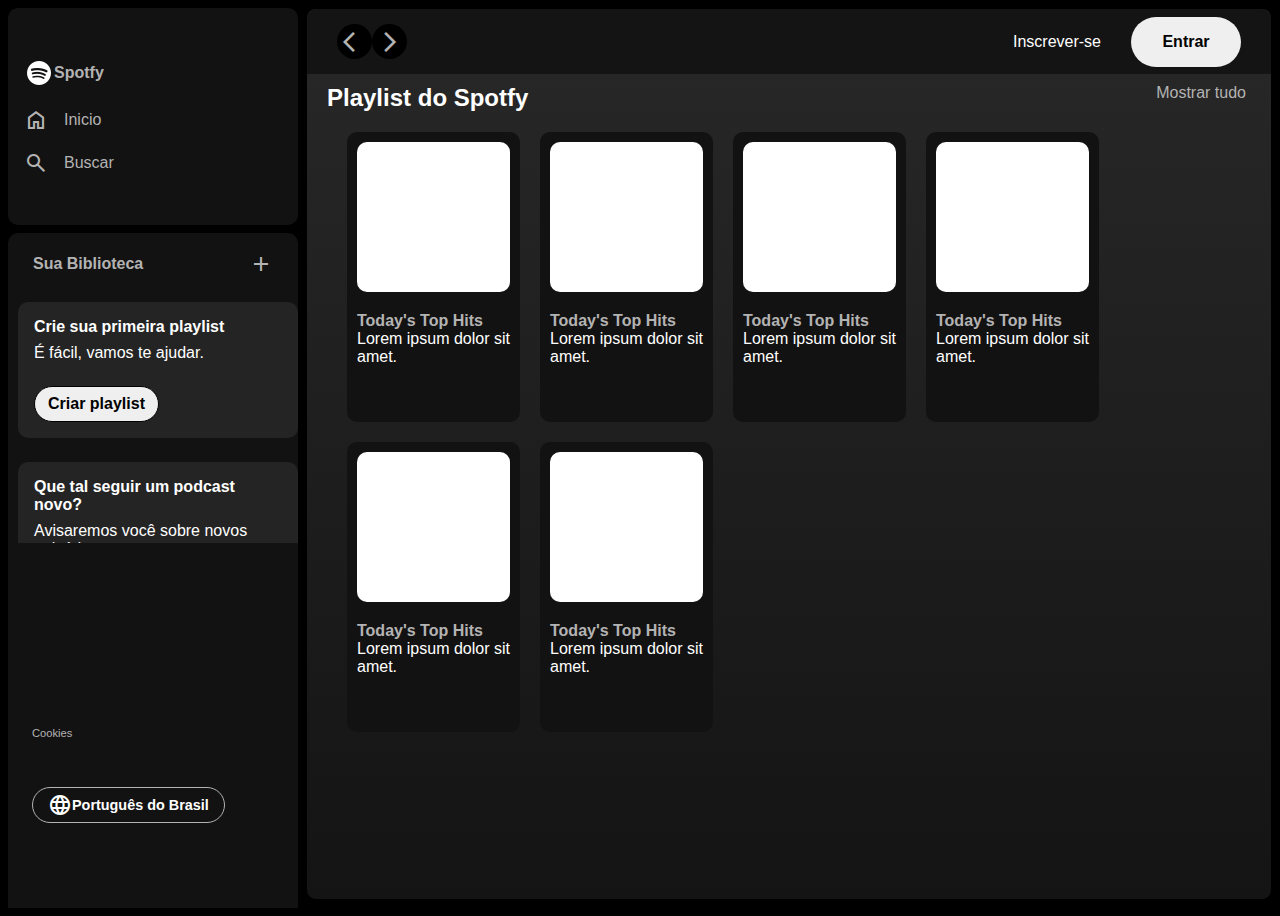
<file: index.html>
<!DOCTYPE html>
<html lang="en">
  <head>
    <meta charset="UTF-8" />
    <meta name="viewport" content="width=device-width, initial-scale=1.0" />
    <link rel="stylesheet" href="./css/style-index.css" />
    <link
      rel="stylesheet"
      href="https://fonts.googleapis.com/css2?family=Material+Symbols+Outlined:opsz,wght,FILL,GRAD@24,200,0,0"
    />
    <link rel="shortcut icon" href="./img/spotify.ico" type="image/x-icon" />
    <title>Spotfy - Web player: música para todas as pessoas</title>
  </head>
  <body>
    <section id="home">
      <h1>
        <img
          src="./img/spotify-30.png"
          alt="logo-spotfy"
          class="logo-home"
        />Spotfy
      </h1>
      <div class="text-home">
        <span class="material-symbols-outlined" class="font-gray"> home </span>
        <p class="font-gray">Inicio</p>
      </div>
      <div class="text-home">
        <span class="material-symbols-outlined" class="font-gray">
          search
        </span>
        <p class="font-gray">Buscar</p>
      </div>
    </section>
    <section id="library">
      <nav class="library-container">
        <h2 class="font-gray">Sua Biblioteca</h2>
        <button class="font-gray" id="library-add">
          <span class="material-symbols-outlined"> add </span>
        </button>
      </nav>
      <div id="container">
        <div class="card1">
          <h3>Crie sua primeira playlist</h3>
          <p>É fácil, vamos te ajudar.</p>
          <button class="buttonContainer">Criar playlist</button>
        </div>

        <div class="card2">
          <h3>Que tal seguir um podcast novo?</h3>
          <p>Avisaremos você sobre novos episódeos.</p>
          <button class="buttonContainer">Explorar podcasts</button>
        </div>
      </div>
    </section>
    <footer>
      <p>Cookies</p>
      <button>
        <span class="material-symbols-outlined"> language </span>Português do
        Brasil
      </button>
    </footer>
    <main>
      <header>
        <div class="moves">
          <button class="arrow">
            <span class="material-symbols-outlined">arrow_back_ios</span>
          </button>
          <button class="arrow">
            <span class="material-symbols-outlined">arrow_forward_ios</span>
          </button>
        </div>
        <div class="enter">
          <span class="subscribe" id="subscribe"><a href="./pages/page1.html">Inscrever-se</a></span>
          <button class="login"><a href="./pages/page2.html">Entrar</a></button>
        </div>
      </header>
      <section>
        <div id="subHeader">
          <span id="playlist">Playlist do Spotfy</span>
          <p class="font-gray">Mostrar tudo</p>
        </div>
        <nav class="cardContainer">
          <div class="card">
            <div class="image-card"></div>
            <h1 class="lorem">Today's Top Hits</h1>
            <p class="lorem">Lorem ipsum dolor sit amet.</p>
          </div>
          <div class="card">
            <div class="image-card"></div>
            <h1 class="lorem">Today's Top Hits</h1>
            <p class="lorem">Lorem ipsum dolor sit amet.</p>
          </div>
          <div class="card">
            <div class="image-card"></div>
            <h1 class="lorem">Today's Top Hits</h1>
            <p class="lorem">Lorem ipsum dolor sit amet.</p>
          </div>
          <div class="card">
            <div class="image-card"></div>
            <h1 class="lorem">Today's Top Hits</h1>
            <p class="lorem">Lorem ipsum dolor sit amet.</p>
          </div>
          <div class="card">
            <div class="image-card"></div>
            <h1 class="lorem">Today's Top Hits</h1>
            <p class="lorem">Lorem ipsum dolor sit amet.</p>
          </div>
          <div class="card">
            <div class="image-card"></div>
            <h1 class="lorem">Today's Top Hits</h1>
            <p class="lorem">Lorem ipsum dolor sit amet.</p>
          </div>
        </nav>
      </section>
    </main>
  </body>
</html>
</file>
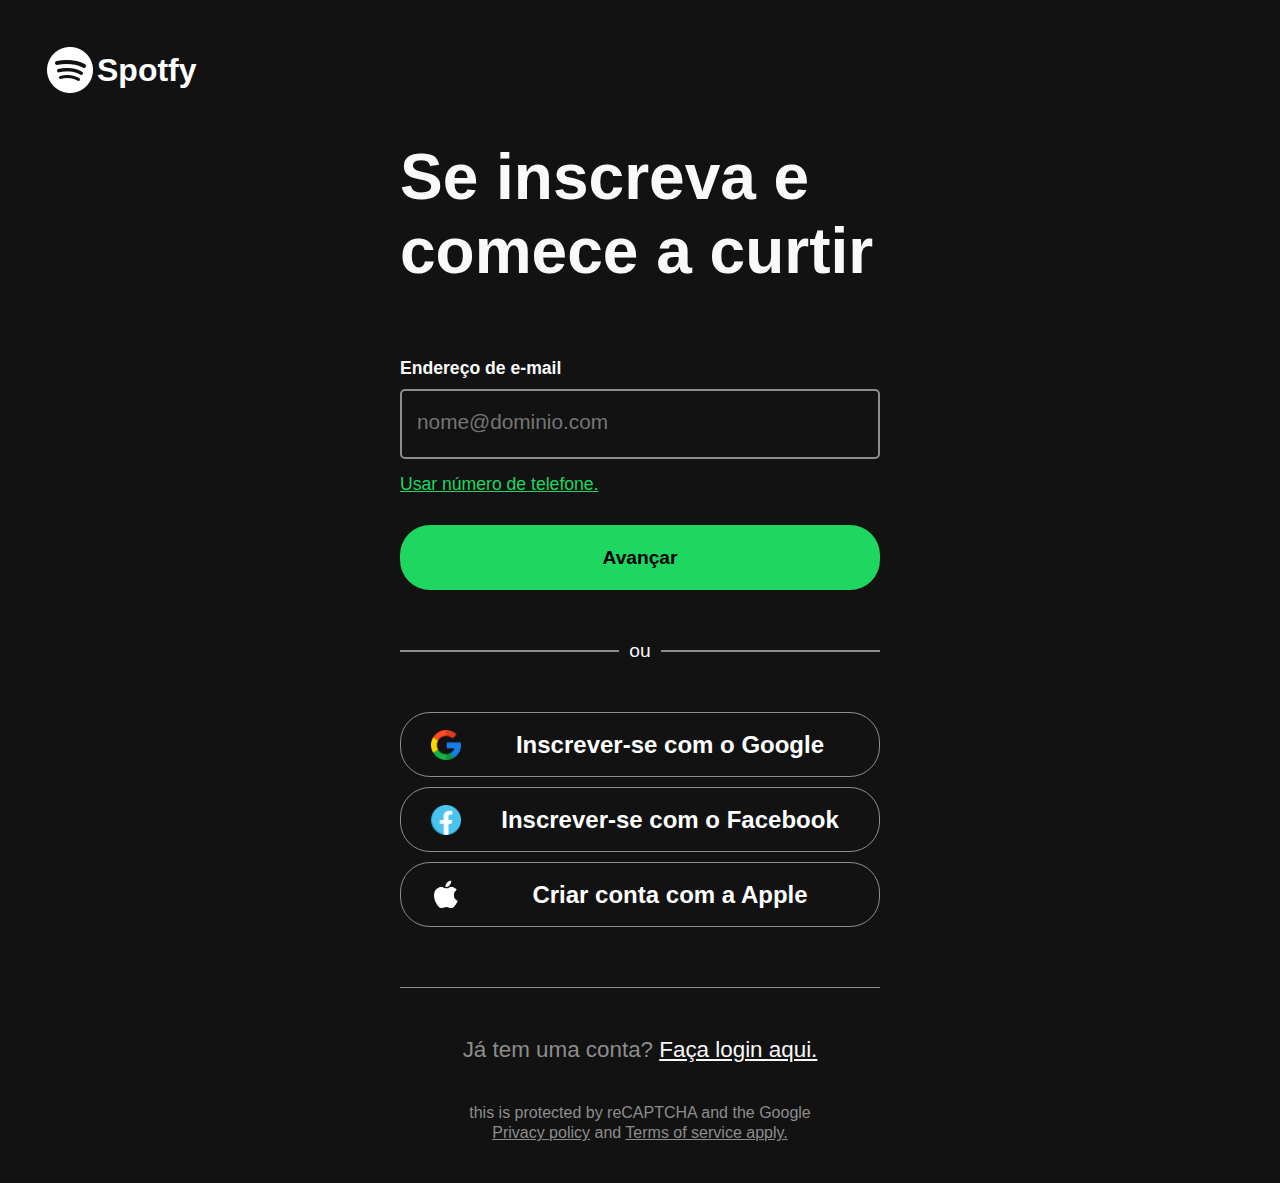
<file: pages/page1.html>
<!DOCTYPE html>
<html lang="en">
  <head>
    <meta charset="UTF-8" />
    <meta name="viewport" content="width=device-width, initial-scale=1.0" />
    <link rel="stylesheet" href="../css/styla-page1.css" />
    <link rel="shortcut icon" href="../img/spotfy-page1.svg" type="image/x-icon" />
    <title>Inscrever-se - Spotfy</title>
  </head>

  <body>
    <header class="header">
      <h1 class="logo">
        <img src="../img/spotify-50.png" class="img-logo" alt="" />Spotfy
      </h1>
    </header>
    <section class="log-in">
      <h2 class="title">
        Se inscreva e <br />
        comece a curtir
      </h2>
      <label for="email-address">Endereço de e-mail</label>
      <input
        type="text"
        name="email-address"
        class="email-address"
        placeholder="nome@dominio.com"
      />
      <a href="#" class="phone-link">Usar número de telefone.</a>
      <button class="next">Avançar</button>

      <p class="or">ou</p>

      <button class="login-with">
        <img src="../img/google.png" alt="" /><a href="#"
          >Inscrever-se com o Google</a
        >
      </button>
      <button class="login-with">
        <img src="../img/logo-do-facebook.png" alt="" /><a href="#"
          >Inscrever-se com o Facebook</a
        >
      </button>
      <button class="login-with">
        <img src="../img/apple.png" alt="" /><a href="#"
          >Criar conta com a Apple</a
        >
      </button>

      <footer class="footer-section">
        <p>Já tem uma conta? <a href="../pages/page2.html">Faça login aqui.</a></p>

        <p class="politic-privacy">
          this is protected by reCAPTCHA and the Google <br />
          <a href="#"><span>Privacy policy</span></a>   and
          <a href="#"><span>Terms of service apply.</span></a>
        </p>
      </footer>
    </section>
  </body>
</html>
</file>
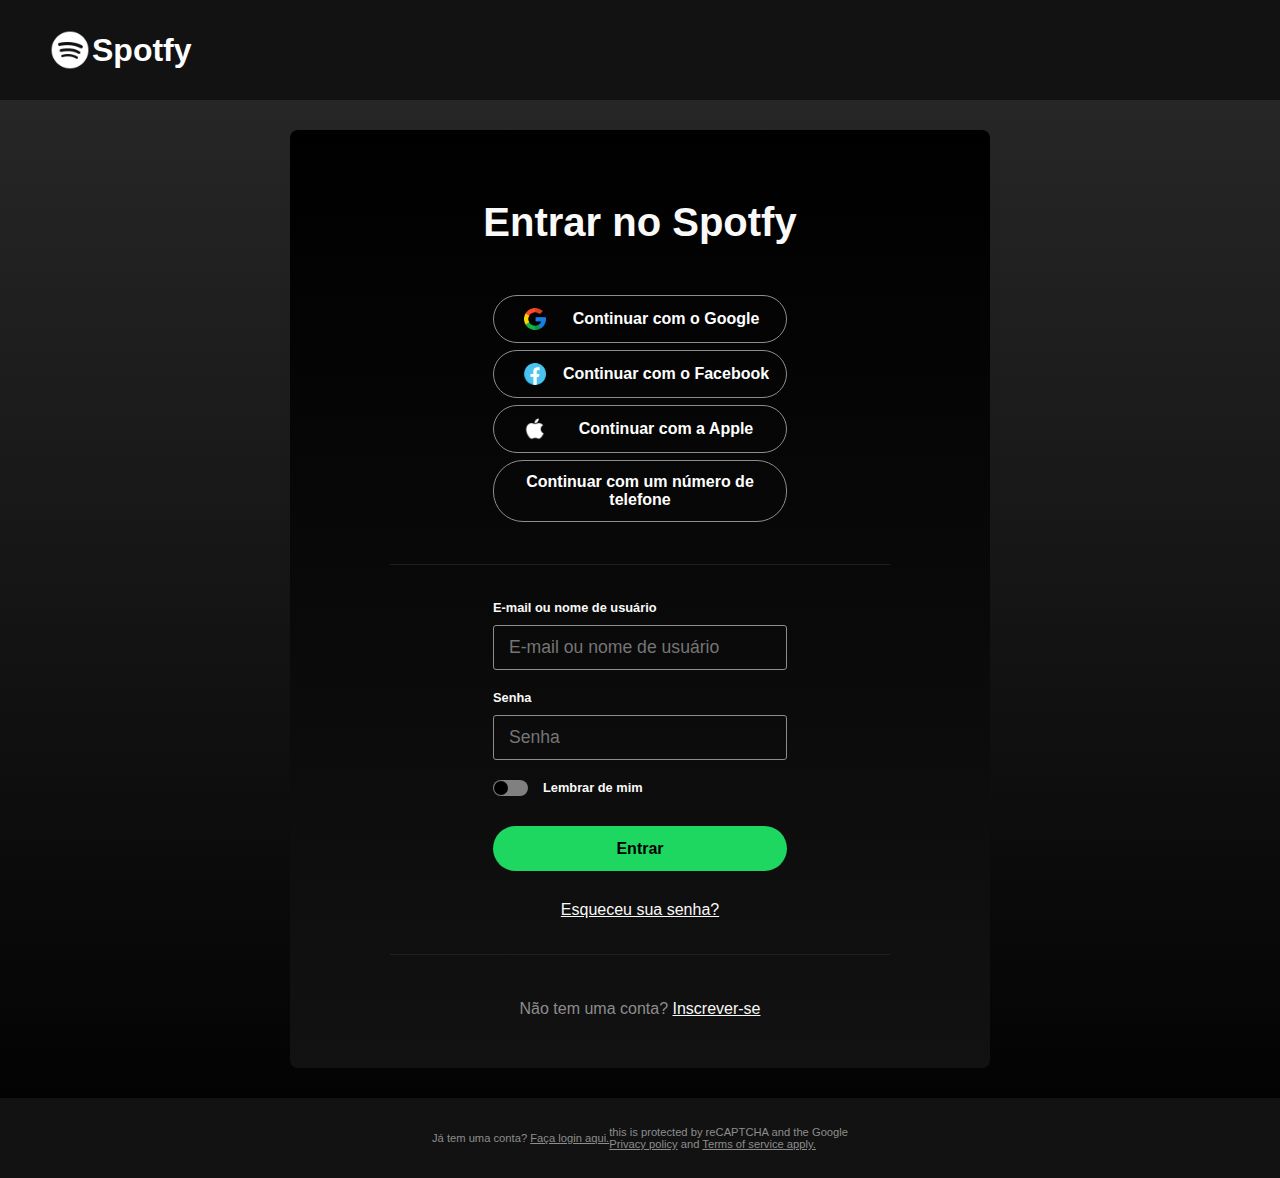
<file: pages/page2.html>
<!DOCTYPE html>
<html lang="en">
  <head>
    <meta charset="UTF-8" />
    <meta name="viewport" content="width=device-width, initial-scale=1.0" />
    <link rel="stylesheet" href="../css/style-page2.css" />
    <script src="../js/Remember.js" defer></script>
    <link
      rel="shortcut icon"
      href="../img/spotfy-page1.svg"
      type="image/x-icon"
    />
    <title>Inscrever-se - Spotfy</title>
  </head>

  <body>
    <header class="header">
      <h1 class="logo">
        <img src="../img/spotify-50.png" class="img-logo" alt="" />Spotfy
      </h1>
    </header>
    <section class="log-in">
      <nav class="login-links">
        <h2 class="title">Entrar no Spotfy</h2>

        <button class="login-with">
          <img src="../img/google.png" alt="" /><a href="#"
            >Continuar com o Google</a
          >
        </button>
        <button class="login-with">
          <img src="../img/logo-do-facebook.png" alt="" /><a href="#"
            >Continuar com o Facebook</a
          >
        </button>
        <button class="login-with">
          <img src="../img/apple.png" alt="" /><a href="#"
            >Continuar com a Apple</a
          >
        </button>
        <button class="login-with">
          <a href="#">Continuar com um número de telefone</a>
        </button>
        <hr
          role="presentation"
        />
        <div class="inputs">
          <label for="address-email">E-mail ou nome de usuário</label>
          <input
            type="text"
            name="email-address"
            class="input-enter"
            placeholder="E-mail ou nome de usuário
              "
          />
          <label for="address-email">Senha</label>
          <input
            type="password"
            name="email-address"
            class="input-enter"
            placeholder="Senha"
          />
          <label class="label-remember">
            <input type="checkbox" />
            <p>Lembrar de mim</p>
            <span></span>
          </label>

         
        </div>
        <button class="enter">Entrar</button>

        <a href="#" class="password">Esqueceu sua senha?</a>
        <hr
        role="presentation"
      />

      <div class="new-account"> 
        <p>Não tem uma conta? <a href="../pages/page1.html">Inscrever-se</a></p>
      </div>
      </nav>
    </section>

    <footer class="footer-section">
      <p>Já tem uma conta? <a href="#">Faça login aqui.</a></p>

      <p class="politic-privacy">
        this is protected by reCAPTCHA and the Google <br />
        <a href="#"><span>Privacy policy</span></a> and
        <a href="#"><span>Terms of service apply.</span></a>
      </p>
    </footer>
  </body>
</html>
</file>
<file: css/style-index.css>
* {
  margin: 0;
  padding: 0;
  box-sizing: border-box;
  font-family: "Roboto", sans-serif;
  font-size: 1rem;
}

:root {
  --grayHeader: #141414;
  --gray: #131212;
  --black: #000;
  --white: #ffffff;
  --font2: #b3b3b3;
  --container: #242424;
  --scroll: #020101;
}

body {
  height: 100vh;
  display: grid;
  grid-template-rows: repeat(4, 2fr);
  grid-template-columns: repeat(5, 1fr);
  gap: 8px;
  margin: 8px;
  color: var(--white);
  background-color: var(--black);
  overflow: hidden;

}

#home {
  grid-column: 1/2;
  grid-row: 1/2;
  display: flex;
  flex-direction: column;
  justify-content: center;
  background-color: var(--gray);
  gap: 1.2rem;
  border-radius: 10px;
}

.text-home,
h1 {
  display: flex;
  align-items: center;
  justify-content: left;
  gap: 1rem;
  margin-left: 1rem;
  color: var(--font2);
}

.font-gray:hover{
  color: white;
  cursor: pointer;
}

.text-home:hover{
  color: white;
  cursor: pointer;
}

#subscribe:hover{
  font-weight: 700;
}

h1 {
  gap: 0;
}

.font-gray {
  color: var(--font2);
}

#library {
  grid-column: 1/2;
  grid-row: 2/5;
  background-color: var(--gray);
  border-radius: 10px;
  
}

.library-container {
  display: flex;
  justify-content: space-between;
  align-items: center;
  margin: 8px 15px 7px 15px;
  padding: 10px;
}

#library-add {
  display: flex;
  justify-content: center;
  align-items: center;
  height: 25px;
  border-radius: 50%;
  width: 25px;
  border: none;
  background-color: transparent;
  
}

#library-add:hover{
    background-color: #1A1A1A;
}

#container{
    display: flex;
    flex-direction: column;
    align-items: center;
    justify-content: center;
    gap: 1.5rem;
    height: 250px;
    overflow-y:scroll;
    margin-left: 10px;
}

#container::-webkit-scrollbar{
  width: 10px;
  background-color: transparent;
}

.card1{
    margin-top: 106px;
    background-color: var(--container);
    height: 140px;
    width: 17.5em;
    border-radius: 10px;
    padding: 1rem;
}

.card2{
  background-color: var(--container);
  height: 175px;
  width: 17.5em;
  border-radius: 10px;
  padding: 1rem;
  margin-bottom: 5px;
}

h3{
    padding-bottom: .5em;
}

.buttonContainer{
    width: 125px;
    height: 36px;
    border-radius: 22px;
    margin-top: 1.5rem;
    border: 1px solid black;
    color: #000;
    font-weight: 550;
    transition: .5s;
}

.buttonContainer:hover{
  height: 41px;
  width: 130px;

}

main {
  grid-column: 2/6;
  grid-row: 1/5;
  border: 1px solid black;
  border-radius: 10px;
}

footer{
  z-index: 1;
  height: 100;
  margin-top: -221px;
  background-color: var(--gray);
}

footer > p{
  margin: 2.5rem 0 3rem 1.5rem;
  font-size: .7rem;
  color: var(--font2);
}

footer > button{
  display: flex;
  justify-content: center;
  align-items: center;
  padding: 5px 15px;
  border-radius: 22px;
  margin: 0 0 3rem 1.5rem;
  border: 1px solid var(--font2);
  color: white;
  background-color: transparent;
  font-weight: 550;
  font-size: .9rem;
}

/*Main*/

header{
  display: flex;
  justify-content: space-between;
  align-items: center;
  display: flex;
  height: 65px;
  background-color: var(--grayHeader);
  border-top-right-radius: 10px;
  border-top-left-radius: 10px;
}

.moves, .enter{
  margin-left: 30px;
  margin-right: 30px;
  display: flex;
  align-items: center;
  justify-content: center;
}

.arrow{
  width: 35px;
  height: 35px;
  display: flex;
  align-items: center;
  justify-content: center;
  border-radius: 50%;
  background-color: black;
  border: none;
  color: var(--font2);
}


.login{
  height: 50px;
  width: 110px;
  border-radius: 100px;
  color: black;
  font-weight: 600;
  margin-left: 30px;
  border: none;
}

.login:hover{
  height: 53px;
  width: 113px;
}

.login a{
  color: black;
}


a{
  text-decoration: none;
  color: white;
}

main{
  background: linear-gradient(to bottom,  #292828 ,var(--grayHeader));
}
#subHeader{
  display: flex;
  align-items: center;
  justify-content: space-between;
  margin: 0 25px 0 0;
}

.cardContainer{
  margin-left: 20px;
 display: flex;
flex-wrap: wrap;
}

#playlist{
  margin:10px 0 0 20px;
  font-weight: 550;
  font-size: 1.5em;
}

.card{
  margin-top: 20px;
  height: 290px;
  width: 173px;
  border-radius: 10px;
  background-color: var(--gray);
  display: flex;
  flex-direction: column;
  margin-left: 20px;
}

.card:hover{
  background-color: var(--container);
}

.image-card{
  margin: 10px 10px 20px 10px;
  height: 150px;

  width:153px;
  background-color: var(--white);
  border-radius: 10px;
  color: black;
}

.lorem{
  margin: 0 10px 0 10px;
}
</file>
<file: css/styla-page1.css>
* {
  padding: 0;
  margin: 0;
  box-sizing: border-box;
  font-family: "Roboto", sans-serif;
  color: w;
}

body {
  height: 100vh;
  width: 100%;
  display: flex;
  flex-direction: column;
  background-color: #121212;
}

a {
  cursor: pointer;
}

.header {
  width: 100%;
}
.header .logo {
  color: white;
  padding: 45px;
  display: flex;
  align-items: center;
}
.header .logo .img-logo {
  margin-right: 2px;
}

.log-in {
  margin: 0 auto;
  display: flex;
  align-items: left;
  flex-direction: column;
  width: 480px;
}
.log-in .title {
  font-size: 4rem;
  font-weight: 700;
  margin-bottom: 70px;
  color: #F9F9F9;
}
.log-in label {
  font-size: 1.1rem;
  font-weight: 700;
  margin-bottom: 10px;
  color: #F9F9F9;
}
.log-in .email-address {
  height: 70px;
  border: 2px solid rgb(141, 141, 141);
  border-radius: 5px;
  margin-bottom: 15px;
  background-color: transparent;
}
.log-in .email-address::-moz-placeholder {
  padding-left: 15px;
  font-size: 1.3rem;
  margin: 0 auto;
  font-weight: 500;
}
.log-in .email-address::placeholder {
  padding-left: 15px;
  font-size: 1.3rem;
  margin: 0 auto;
  font-weight: 500;
}
.log-in .phone-link {
  color: rgb(30, 215, 96);
  font-size: 1.1rem;
  margin-bottom: 30px;
}
.log-in .next {
  height: 65px;
  border-radius: 30px;
  font-size: 1.2rem;
  font-weight: 700;
  border: none;
  background-color: #1ed760;
}
.log-in .or {
  margin: 0 auto;
  display: flex;
  align-items: center;
  justify-content: center;
  margin: 50px 0px;
  font-size: 1.2rem;
  color: #F9F9F9;
}
.log-in .or::before {
  background-color: rgb(141, 141, 141);
  content: "";
  display: inline-block;
  height: 2px;
  position: relative;
  vertical-align: middle;
  width: 230px;
  margin-right: 10px;
}
.log-in .or::after {
  background-color: rgb(141, 141, 141);
  content: "";
  display: inline-block;
  height: 2px;
  position: relative;
  vertical-align: middle;
  width: 230px;
  margin-left: 10px;
}
.log-in .login-with {
  height: 65px;
  border-radius: 30px;
  font-size: 1.2rem;
  font-weight: 700;
  border: none;
  margin-bottom: 10px;
  display: flex;
  align-items: center;
  background-color: transparent;
  border: 0.5px solid rgb(141, 141, 141);
}
.log-in .login-with:hover {
  border-color: white;
}
.log-in .login-with img {
  width: 30px;
  height: 30px;
  margin-left: 30px;
}
.log-in .login-with a {
  margin: 0 auto;
  text-decoration: none;
  color: white;
  font-size: 1.5rem;
  font-weight: 700;
}
.log-in .footer-section {
  margin-top: 50px;
  display: flex;
  align-items: center;
  justify-content: center;
  flex-direction: column;
}
.log-in .footer-section::before {
  background-color: rgb(141, 141, 141);
  content: "";
  display: inline-block;
  height: 0.3px;
  position: relative;
  vertical-align: middle;
  width: 100%;
  margin-bottom: 50px;
}
.log-in .footer-section .politic-privacy {
  font-size: 1rem;
  color: rgb(141, 141, 141);
  margin: 40px 0px;
  line-height: 20px;
  text-align: center;
}
.log-in .footer-section .politic-privacy a {
  color: rgb(141, 141, 141);
}
.log-in .footer-section p {
  color: rgb(141, 141, 141);
  font-size: 1.4rem;
  font-weight: 500;
}
.log-in .footer-section p a {
  color: #F9F9F9;
}/*# sourceMappingURL=styla-page1.css.map */
</file>
<file: css/style-page2.css>
* {
  padding: 0;
  margin: 0;
  box-sizing: border-box;
  font-family: "Roboto", sans-serif;
  color: w;
}

body {
  height: 100%;
  width: 100%;
  display: flex;
  align-items: center;
  flex-direction: column;
  background-image: linear-gradient(#2a2a2a, #000000);
}

a {
  cursor: pointer;
}

.header {
  width: 100%;
  height: 100px;
  background-color: #121212;
}
.header .logo {
  color: white;
  margin: 30px 50px;
  display: flex;
  font-weight: 600;
  align-items: center;
}
.header .logo .img-logo {
  margin-right: 2px;
  width: 40px;
  height: 40px;
}

.log-in {
  display: flex;
  flex-direction: column;
  align-items: center;
  width: 700px;
  margin: 30px 0 30px 0;
  background-image: linear-gradient(#000000, #121212);
  border-radius: 8px;
}
.log-in .login-links {
  display: flex;
  flex-direction: column;
  align-items: center;
  justify-content: center;
}
.log-in .login-links .title {
  font-size: 2.5rem;
  font-weight: 700;
  margin-bottom: 50px;
  color: #F9F9F9;
  margin-top: 70px;
}
.log-in .login-links .login-with {
  padding: 12px 0;
  width: 294px;
  border-radius: 30px;
  font-size: 1.2rem;
  font-weight: 700;
  margin-bottom: 7px;
  display: flex;
  align-items: center;
  justify-content: center;
  background-color: transparent;
  border: 0.5px solid rgb(141, 141, 141);
}
.log-in .login-links .login-with:hover {
  border-color: white;
}
.log-in .login-links .login-with img {
  width: 22px;
  height: 22px;
  margin-left: 30px;
}
.log-in .login-links .login-with a {
  margin: auto auto;
  text-decoration: none;
  color: white;
  font-size: 1rem;
  font-weight: 700;
}
.log-in .login-links hr {
  border: none;
}
.log-in .login-links hr::after {
  background-color: rgb(32, 32, 32);
  content: "";
  display: inline-block;
  height: 1px;
  position: relative;
  vertical-align: middle;
  width: 500px;
  margin: 35px 0 15px 0;
}
.log-in .login-links .inputs {
  display: flex;
  flex-direction: column;
}
.log-in .login-links .inputs label {
  font-size: 0.8rem;
  font-weight: 700;
  color: #F9F9F9;
  margin: 20px 0 10px 0;
}
.log-in .login-links .inputs .input-enter {
  width: 294px;
  height: 45px;
  background-color: transparent;
  border: 1px solid;
  border-radius: 3px;
  border-color: rgb(141, 141, 141);
  color: #F9F9F9;
  padding-left: 15px;
  font-size: 1.1rem;
}
.log-in .login-links .inputs .input-enter:hover {
  transition: 0.2s;
  outline: 1px solid #F9F9F9;
}
.log-in .login-links .inputs .input-enter:focus {
  outline: 2px solid #F9F9F9;
}
.log-in .login-links .inputs .input-enter::-moz-placeholder {
  font-size: 1.1rem;
  margin: 0 auto;
  font-weight: 500;
}
.log-in .login-links .inputs .input-enter::placeholder {
  font-size: 1.1rem;
  margin: 0 auto;
  font-weight: 500;
}
.log-in .login-links .inputs .label-remember {
  position: relative;
  width: 35px;
  height: 16px;
  background-color: grey;
  border-radius: 20px;
  border: 1px solid white;
  border: none;
}
.log-in .login-links .inputs .label-remember p {
  position: absolute;
  left: 50px;
  top: 0px;
  width: 100px;
}
.log-in .login-links .inputs .label-remember span {
  position: absolute;
  top: 1px;
  left: 1px;
  width: 14px;
  height: 14px;
  background-color: black;
  border-radius: 50%;
  cursor: pointer;
}
.log-in .login-links .inputs .label-remember input {
  -webkit-appearance: none;
     -moz-appearance: none;
          appearance: none;
}
.log-in .login-links .inputs .label-remember input:checked ~ span {
  left: 20px;
}
.log-in .login-links .enter {
  width: 294px;
  height: 45px;
  border-radius: 30px;
  border: none;
  background-color: rgb(30, 215, 96);
  color: #000000;
  font-size: 1rem;
  font-weight: 700;
  display: flex;
  justify-content: center;
  align-items: center;
  margin-top: 20px;
}
.log-in .login-links .enter:hover {
  width: 300px;
  font-size: 1.1rem;
}
.log-in .login-links .password {
  margin-top: 30px;
  color: #F9F9F9;
}
.log-in .login-links .password:hover {
  color: rgb(30, 215, 96);
}
.log-in .login-links .new-account {
  display: flex;
  align-items: center;
  justify-content: center;
  color: rgb(141, 141, 141);
  margin: 30px 0px 50px 0;
}
.log-in .login-links .new-account a {
  color: #F9F9F9;
}
.log-in .login-links .new-account a:hover {
  color: rgb(30, 215, 96);
}

.footer-section {
  width: 100%;
  height: 80px;
  background-color: #121212;
  display: flex;
  align-items: center;
  justify-content: center;
  color: rgb(141, 141, 141);
  font-size: 0.7rem;
}
.footer-section a {
  color: rgb(141, 141, 141);
}/*# sourceMappingURL=style-page2.css.map */
</file>
